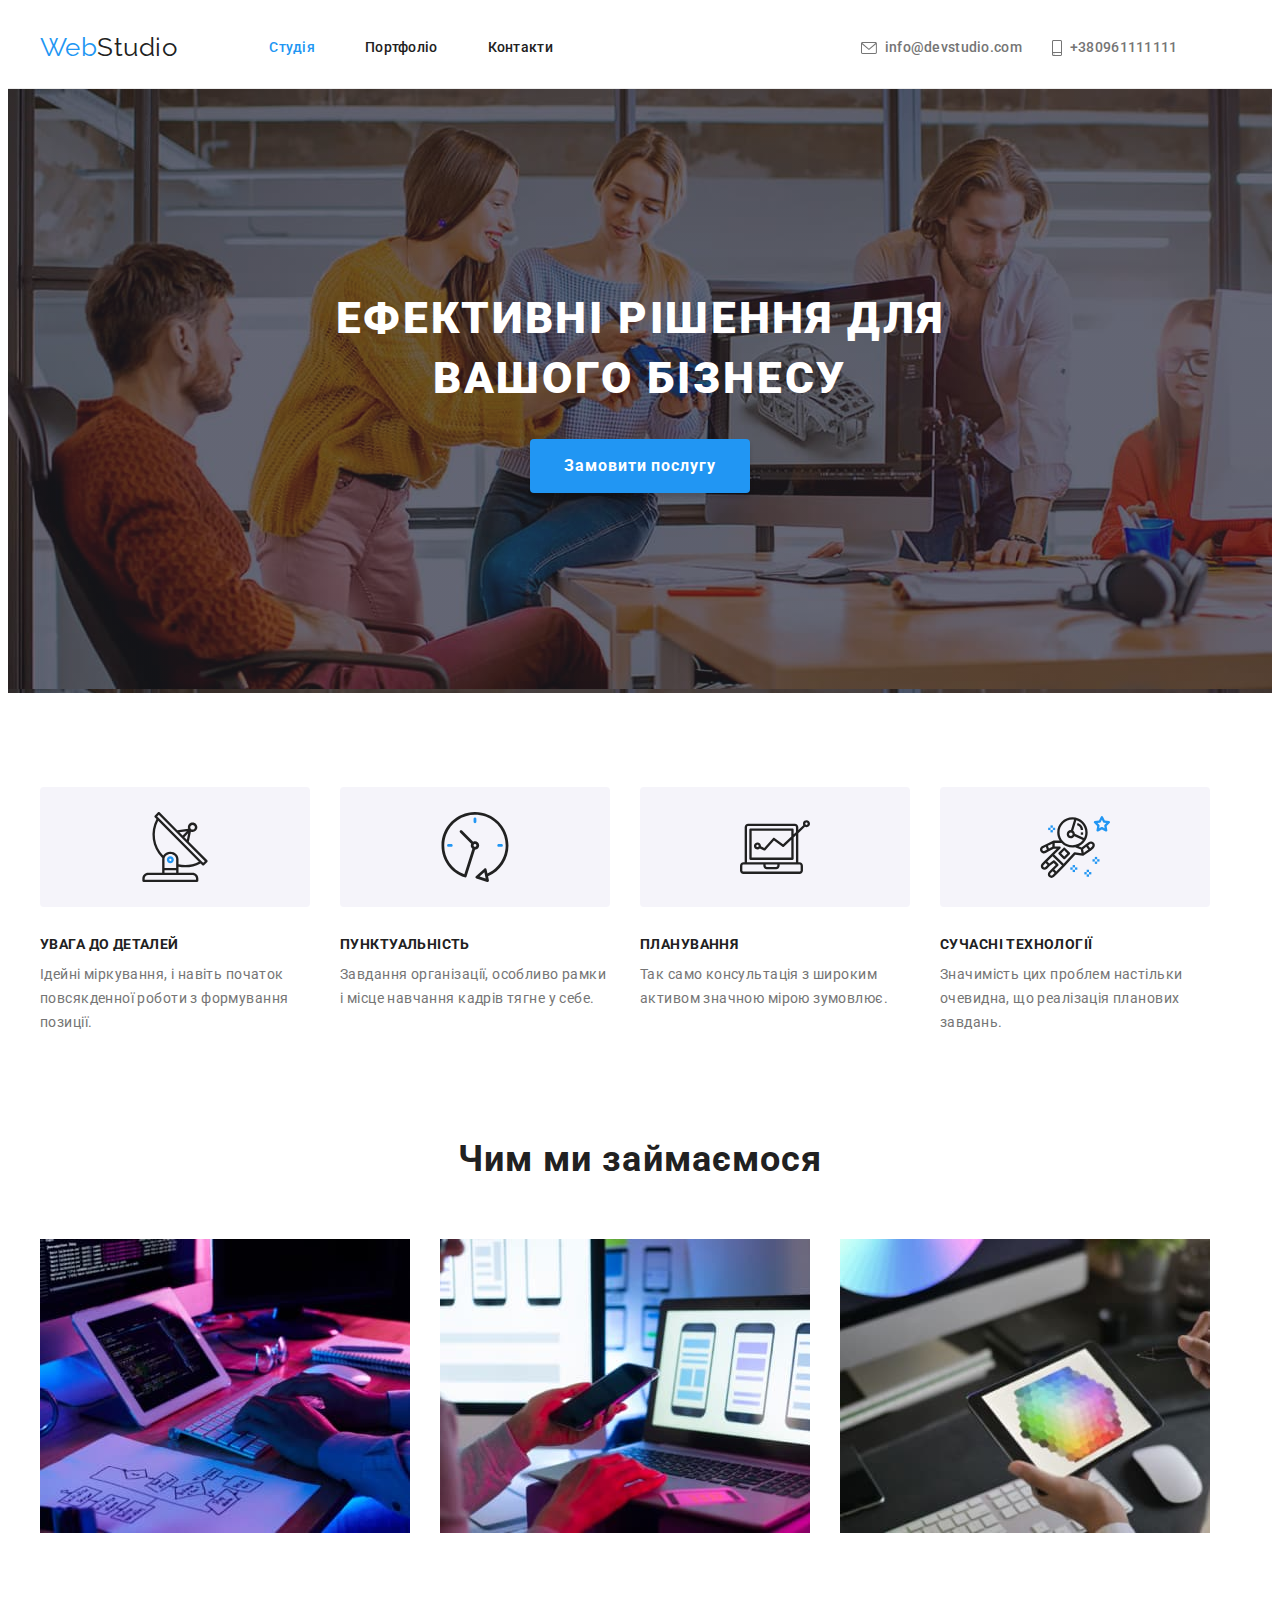
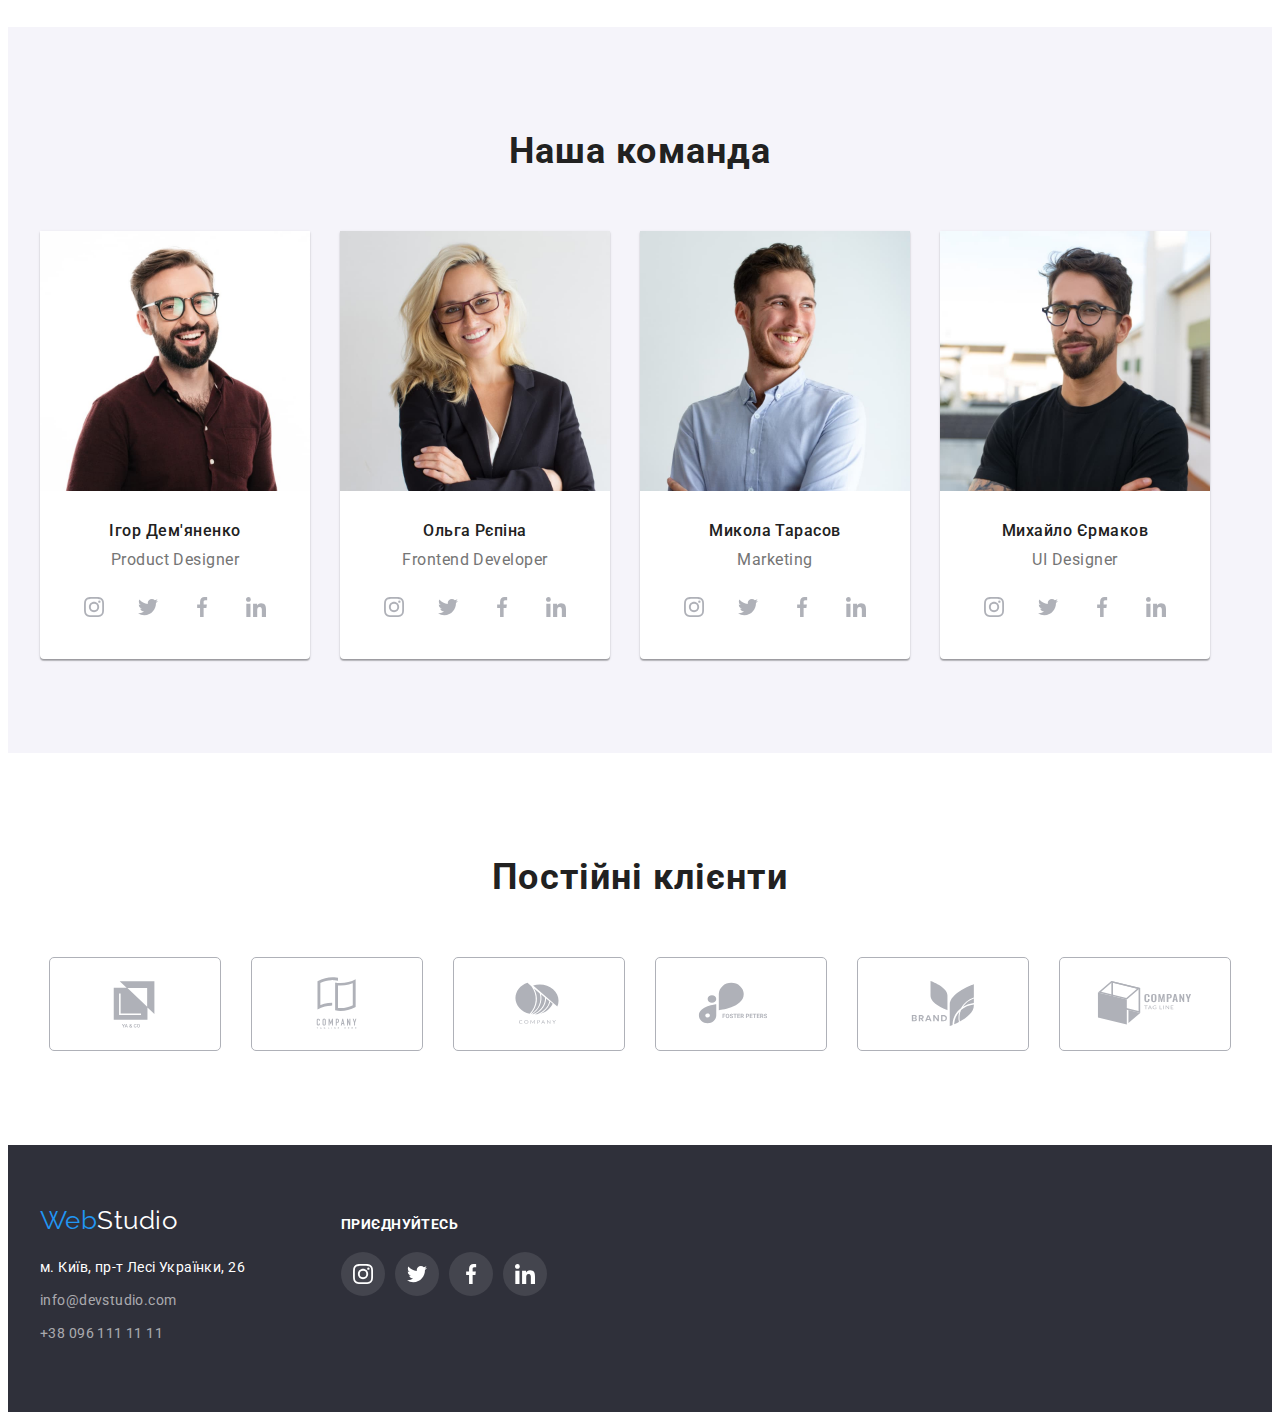
<file: index.html>
<!DOCTYPE html>
<html lang="uk">
  <head>
    <meta charset="UTF-8" />
    <meta http-equiv="X-UA-Compatible" content="IE=edge" />
    <meta name="viewport" content="width=device-width, initial-scale=1.0" />
    <title>WebStudio</title>
    <link rel="preconnect" href="https://fonts.googleapis.com" />
    <link rel="preconnect" href="https://fonts.gstatic.com" crossorigin />
    <link
      href="https://fonts.googleapis.com/css2?family=Raleway:wght@700&family=Roboto:wght@400;500;700;900&display=swap"
      rel="stylesheet"
    />
    <link
      rel="stylesheet"
      href="https://cdnjs.cloudflare.com/ajax/libs/modern-normalize/1.1.0/modern-normalize.min.css"
      integrity="sha512-wpPYUAdjBVSE4KJnH1VR1HeZfpl1ub8YT/NKx4PuQ5NmX2tKuGu6U/JRp5y+Y8XG2tV+wKQpNHVUX03MfMFn9Q=="
      crossorigin="anonymous"
      referrerpolicy="no-referrer"
    />
    <link rel="stylesheet" href="./css/style.css" />
  </head>
  <body>
    <!-- Heder -->
    <header class="heder">
      <div class="container main-nav">
        <!-- Logo -->
        <a href="./index.html" class="heder-logo link">
          <span class="heder-logo-web">Web</span>Studio
        </a>
        <!-- Site nav -->
        <nav>
          <ul class="site-nav list">
            <li class="site-item">
              <a class="site-link link current" href="./index.html">Студія</a>
            </li>
            <li class="site-item">
              <a class="site-link link" href="./portfolio.html"
                >Портфоліо</a
              >
            </li>
            <li class="site-item">
              <a class="site-link link" href="">Контакти</a>
            </li>
          </ul>
        </nav>
        <!-- Site contacts -->
        <ul class="site-contacts list">
          <li class="contacts-item">
            <a class="contacts-link link" href="mailto:info@devstudio.com">
              <svg class="contacts-icon" width="16" height="12">
                <use href="./img-svg/icons.svg#mail.svg"></use>
              </svg>
              info@devstudio.com
            </a>
          </li>
          <li class="contacts-item">
            <a class="contacts-link link" href="tel:+380961111111">
              <svg class="contacts-icon" width="10" height="16">
                <use href="./img-svg/icons.svg#phone.svg"></use>
              </svg>
              +380961111111
            </a>
          </li>
        </ul>
      </div>
    </header>
    <!-- Main -->
    <main>
      <!-- Hero -->
      <section class="hero overley">
        <div class="container list">
          <h1 class="hero-list list">Ефективні рішення для вашого бізнесу</h1>
          <button class="hero-button" type="button">Замовити послугу</button>
        </div>
      </section>
      <!-- Advantage -->
      <section class="section advantage">
        <div class="container">
          <h2 class="visually-hidden">Переваги</h2>
          <ul class="advantage-benefits list">
            <li class="advantage-list icon-antena">
              <h3 class="advantage-title">УВАГА ДО ДЕТАЛЕЙ</h3>
              <p class="advantage-text">
                Ідейні міркування, і навіть початок повсякденної роботи з
                формування позиції.
              </p>
            </li>
            <li class="advantage-list icon-clock">
              <h3 class="advantage-title">ПУНКТУАЛЬНІСТЬ</h3>
              <p class="advantage-text">
                Завдання організації, особливо рамки і місце навчання кадрів
                тягне у себе.
              </p>
            </li>
            <li class="advantage-list icon-vector">
              <h3 class="advantage-title">ПЛАНУВАННЯ</h3>
              <p class="advantage-text">
                Так само консультація з широким активом значною мірою зумовлює.
              </p>
            </li>
            <li class="advantage-list icon-astronaut">
              <h3 class="advantage-title">СУЧАСНІ ТЕХНОЛОГІЇ</h3>
              <p class="advantage-text">
                Значимість цих проблем настільки очевидна, що реалізація
                планових завдань.
              </p>
            </li>
          </ul>
        </div>
      </section>
      <!-- Work -->
      <section class="section-work">
        <div class="container">
          <h2 class="title-work">Чим ми займаємося</h2>
          <ul class="work">
            <li class="work-list list">
              <img
                class="work-img"
                src="./images/work1img.jpeg"
                alt="іновації"
                width="370"
                height="294"
              />
            </li>
            <li class="work-list list">
              <img
                class="work-img"
                src="./images/work2img.jpeg"
                alt="іновації"
                width="370"
                height="294"
              />
            </li>
            <li class="work-list list">
              <img
                class="work-img"
                src="./images/work3img.jpeg"
                alt="іновації"
                width="370"
                height="294"
              />
            </li>
          </ul>
        </div>
      </section>
      <!-- Team -->
      <section class="section-team">
        <div class="container">
          <h2 class="title-team">Наша команда</h2>
          <ul class="team-list list">
            <li class="team-list-hero">
              <img
                class="team-img"
                src="./images/IhorDemjanenkoimg.jpeg"
                alt="Ігор Дем'яненко"
                width="270"
                height="260"
              />
              <div class="team-item">
                <h3 class="team-hero">Ігор Дем'яненко</h3>
                <p class="team-text">Product Designer</p>
                <ul class="team-soc-list list">
                  <li class="team-soc-item">
                    <a href="" class="team-soc-link link">
                      <svg class="team-soc-icon" width="20" height="20">
                        <use
                          href="./img-svg/icons.svg#icon-instagram.svg"
                        ></use>
                      </svg>
                    </a>
                  </li>
                  <li class="team-soc-item">
                    <a href="" class="team-soc-link list">
                      <svg class="team-soc-icon" width="20" height="20">
                        <use href="./img-svg/icons.svg#icon-twitter.svg"></use>
                      </svg>
                    </a>
                  </li>
                  <li class="team-soc-item">
                    <a href="" class="team-soc-link list">
                      <svg class="team-soc-icon" width="20" height="20">
                        <use href="./img-svg/icons.svg#icon-facebook.svg"></use>
                      </svg>
                    </a>
                  </li>
                  <li class="team-soc-item">
                    <a href="" class="team-soc-link list">
                      <svg class="team-soc-icon" width="20" height="20">
                        <use href="./img-svg/icons.svg#icon-linkedin.svg"></use>
                      </svg>
                    </a>
                  </li>
                </ul>
              </div>
            </li>
            <li class="team-list-hero">
              <img
                class="team-img"
                src="./images/OlgaRepinaimg.jpeg"
                alt="Ольга Рєпіна"
                width="270"
                height="260"
              />
              <div class="team-item">
                <h3 class="team-hero">Ольга Рєпіна</h3>
                <p class="team-text">Frontend Developer</p>
                <ul class="team-soc-list list">
                  <li class="team-soc-item">
                    <a href="" class="team-soc-link list">
                      <svg class="team-soc-icon" width="20" height="20">
                        <use
                          href="./img-svg/icons.svg#icon-instagram.svg"
                        ></use>
                      </svg>
                    </a>
                  </li>
                  <li class="team-soc-item">
                    <a href="" class="team-soc-link list">
                      <svg class="team-soc-icon" width="20" height="20">
                        <use href="./img-svg/icons.svg#icon-twitter.svg"></use>
                      </svg>
                    </a>
                  </li>
                  <li class="team-soc-item">
                    <a href="" class="team-soc-link list">
                      <svg class="team-soc-icon" width="20" height="20">
                        <use href="./img-svg/icons.svg#icon-facebook.svg"></use>
                      </svg>
                    </a>
                  </li>
                  <li class="team-soc-item">
                    <a href="" class="team-soc-link list">
                      <svg class="team-soc-icon" width="20" height="20">
                        <use href="./img-svg/icons.svg#icon-linkedin.svg"></use>
                      </svg>
                    </a>
                  </li>
                </ul>
              </div>
            </li>
            <li class="team-list-hero">
              <img
                class="team-img"
                src="./images/MikolaTarasovimg.jpeg"
                alt="Микола Тарасов"
                width="270"
                height="260"
              />
              <div class="team-item">
                <h3 class="team-hero">Микола Тарасов</h3>
                <p class="team-text">Marketing</p>
                <ul class="team-soc-list list">
                  <li class="team-soc-item">
                    <a href="" class="team-soc-link list">
                      <svg class="team-soc-icon" width="20" height="20">
                        <use
                          href="./img-svg/icons.svg#icon-instagram.svg"
                        ></use>
                      </svg>
                    </a>
                  </li>
                  <li class="team-soc-item">
                    <a href="" class="team-soc-link list">
                      <svg class="team-soc-icon" width="20" height="20">
                        <use href="./img-svg/icons.svg#icon-twitter.svg"></use>
                      </svg>
                    </a>
                  </li>
                  <li class="team-soc-item">
                    <a href="" class="team-soc-link list">
                      <svg class="team-soc-icon" width="20" height="20">
                        <use href="./img-svg/icons.svg#icon-facebook.svg"></use>
                      </svg>
                    </a>
                  </li>
                  <li class="team-soc-item">
                    <a href="" class="team-soc-link list">
                      <svg class="team-soc-icon" width="20" height="20">
                        <use href="./img-svg/icons.svg#icon-linkedin.svg"></use>
                      </svg>
                    </a>
                  </li>
                </ul>
              </div>
            </li>
            <li class="team-list-hero">
              <img
                class="team-img"
                src="./images/MihailoErmakovimg.jpeg"
                alt="Михайло Єрмаков"
                width="270"
                height="260"
              />
              <div class="team-item">
                <h3 class="team-hero">Михайло Єрмаков</h3>
                <p class="team-text">UI Designer</p>
                <ul class="team-soc-list list">
                  <li class="team-soc-item">
                    <a href="" class="team-soc-link list">
                      <svg class="team-soc-icon" width="20" height="20">
                        <use
                          href="./img-svg/icons.svg#icon-instagram.svg"
                        ></use>
                      </svg>
                    </a>
                  </li>
                  <li class="team-soc-item">
                    <a href="" class="team-soc-link list">
                      <svg class="team-soc-icon" width="20" height="20">
                        <use href="./img-svg/icons.svg#icon-twitter.svg"></use>
                      </svg>
                    </a>
                  </li>
                  <li class="team-soc-item">
                    <a href="" class="team-soc-link list">
                      <svg class="team-soc-icon" width="20" height="20">
                        <use href="./img-svg/icons.svg#icon-facebook.svg"></use>
                      </svg>
                    </a>
                  </li>
                  <li class="team-soc-item">
                    <a href="" class="team-soc-link list">
                      <svg class="team-soc-icon" width="20" height="20">
                        <use href="./img-svg/icons.svg#icon-linkedin.svg"></use>
                      </svg>
                    </a>
                  </li>
                </ul>
              </div>
            </li>
          </ul>
        </div>
      </section>
      <!-- Company -->
      <section class="section-company">
        <div class="container">
          <h2 class="company-title">Постійні клієнти</h2>
          <ul class="company-list list">
            <li class="company-item">
              <a href="" class="company-link">
                <svg class="company-icon" width="106" height="60">
                  <use href="./img-svg/icons.svg#company1.svg"></use>
                </svg>
              </a>
            </li>
            <li class="company-item">
              <a href="" class="company-link">
                <svg class="company-icon" width="106" height="60">
                  <use href="./img-svg/icons.svg#company2.svg"></use>
                </svg>
              </a>
            </li>
            <li class="company-item">
              <a href="" class="company-link">
                <svg class="company-icon" width="106" height="60">
                  <use href="./img-svg/icons.svg#company3.svg"></use>
                </svg>
              </a>
            </li>
            <li class="company-item">
              <a href="" class="company-link">
                <svg class="company-icon" width="106" height="60">
                  <use href="./img-svg/icons.svg#company4.svg"></use>
                </svg>
              </a>
            </li>
            <li class="company-item">
              <a href="" class="company-link">
                <svg class="company-icon" width="106" height="60">
                  <use href="./img-svg/icons.svg#company5.svg"></use>
                </svg>
              </a>
            </li>
            <li class="company-item">
              <a href="" class="company-link">
                <svg class="company-icon" width="106" height="60">
                  <use href="./img-svg/icons.svg#company6.svg"></use>
                </svg>
              </a>
            </li>
          </ul>
        </div>
      </section>
    </main>
    <!-- Footer -->
    <footer class="footer">
      <div class="footer-container">
        <div class="contact-blok">
          <div class="address-blok">
            <a href="./index.html" class="footer-logo link">
              <span class="footer-logo-web">Web</span>Studio
            </a>
            <address class="address">
              <ul class="footer-list list">
                <li class="footer-item">
                  <a
                    class="footer-address link"
                    href="https://goo.gl/maps/XTzX59LygXazEwyC6"
                    target="_blank"
                    rel="noopener noreferrer nofollow"
                    >м. Київ, пр-т Лесі Українки, 26
                  </a>
                </li>
                <li class="footer-item">
                  <a class="footer-link link" href="mailto:info@devstudio.com"
                    >info@devstudio.com
                  </a>
                </li>
                <li class="footer-item">
                  <a class="footer-link link" href="tel:+380961111111"
                    >+38 096 111 11 11
                  </a>
                </li>
              </ul>
            </address>
          </div>
          <div class="soc-blok">
            <p class="soc-footer-title">Приєднуйтесь</p>
            <ul class="soc-footer-list">
              <li class="soc-footer-item">
                <a href="" class="soc-footer-link list">
                  <svg class="soc-footer-icon" width="20" height="20">
                    <use href="./img-svg/icons.svg#icon-instagram.svg"></use>
                  </svg>
                </a>
              </li>
              <li class="soc-footer-item">
                <a href="" class="soc-footer-link list">
                  <svg class="soc-footer-icon" width="20" height="20">
                    <use href="./img-svg/icons.svg#icon-twitter.svg"></use>
                  </svg>
                </a>
              </li>
              <li class="soc-footer-item">
                <a href="" class="soc-footer-link list">
                  <svg class="soc-footer-icon" width="20" height="20">
                    <use href="./img-svg/icons.svg#icon-facebook.svg"></use>
                  </svg>
                </a>
              </li>
              <li class="soc-footer-item">
                <a href="" class="soc-footer-link list">
                  <svg class="soc-footer-icon" width="20" height="20">
                    <use href="./img-svg/icons.svg#icon-linkedin.svg"></use>
                  </svg>
                </a>
              </li>
            </ul>
          </div>
        </div>
      </div>
    </footer>
  </body>
</html>
</file>
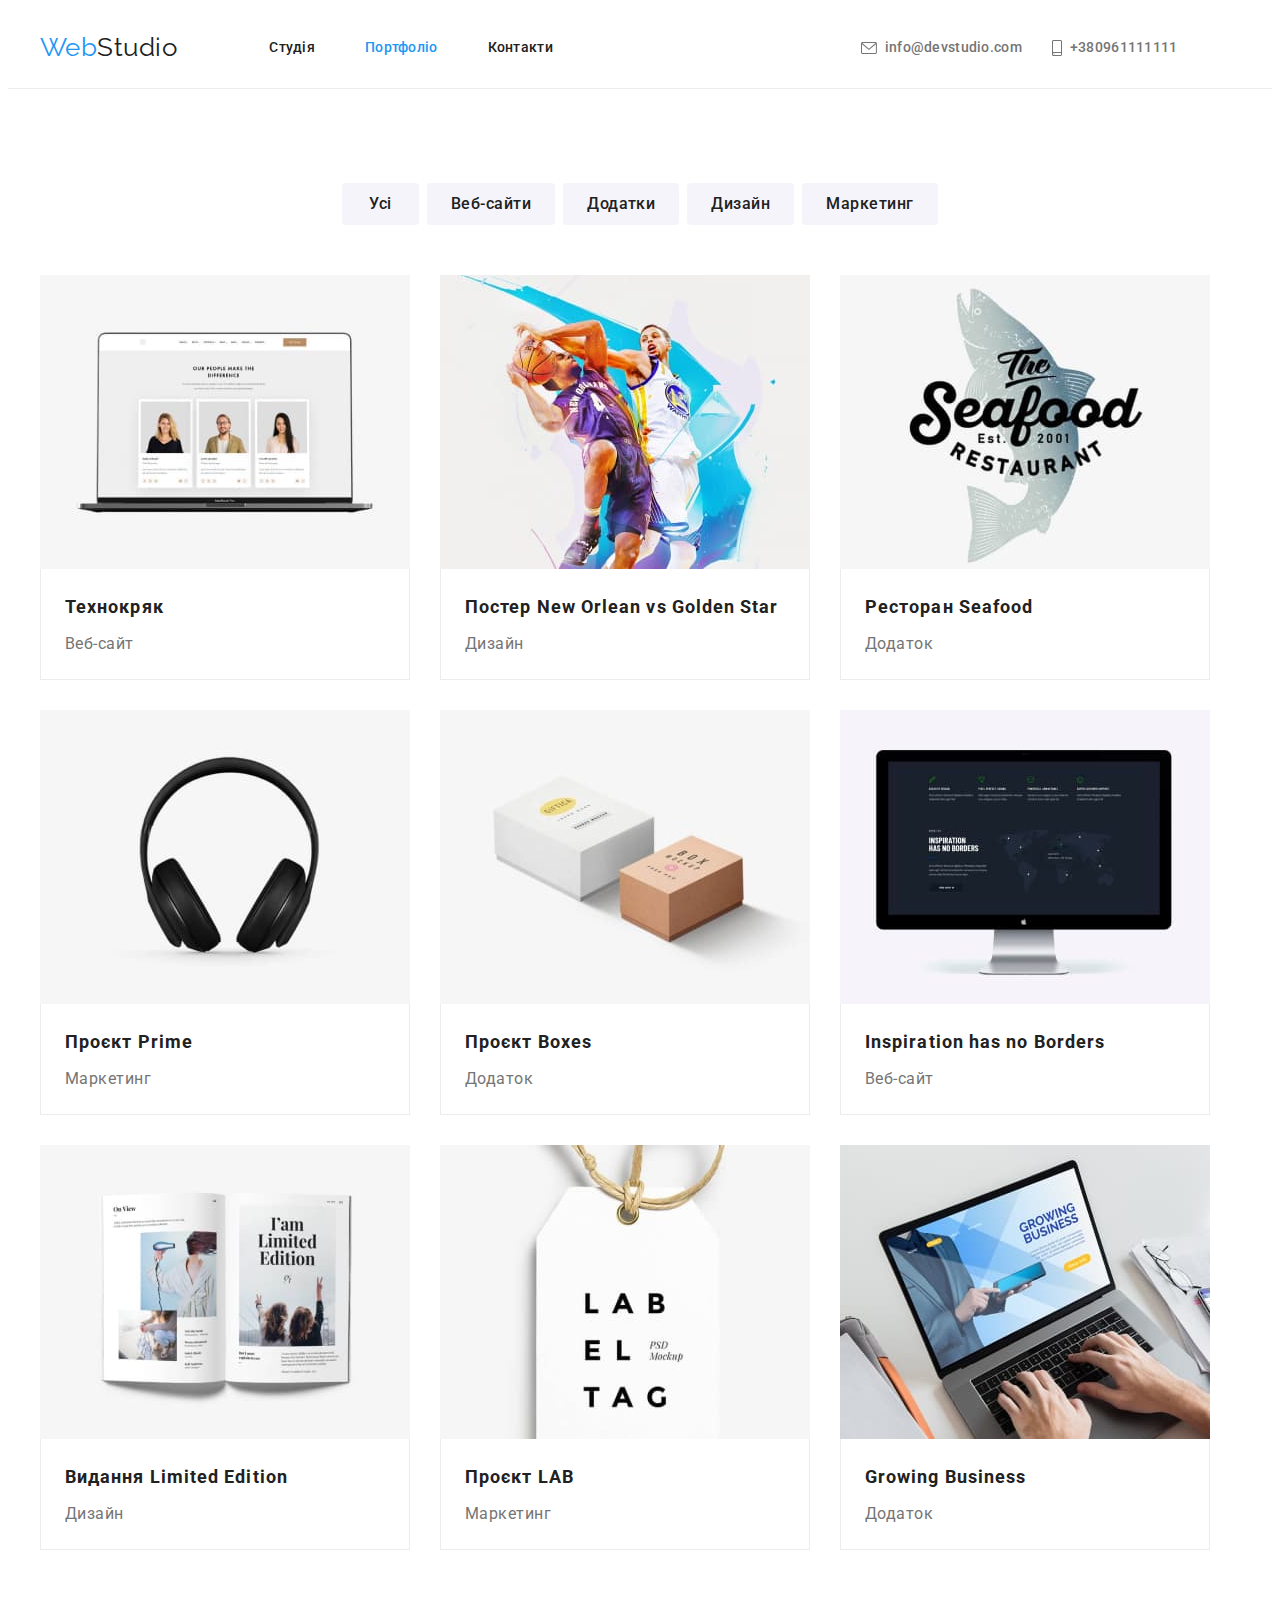
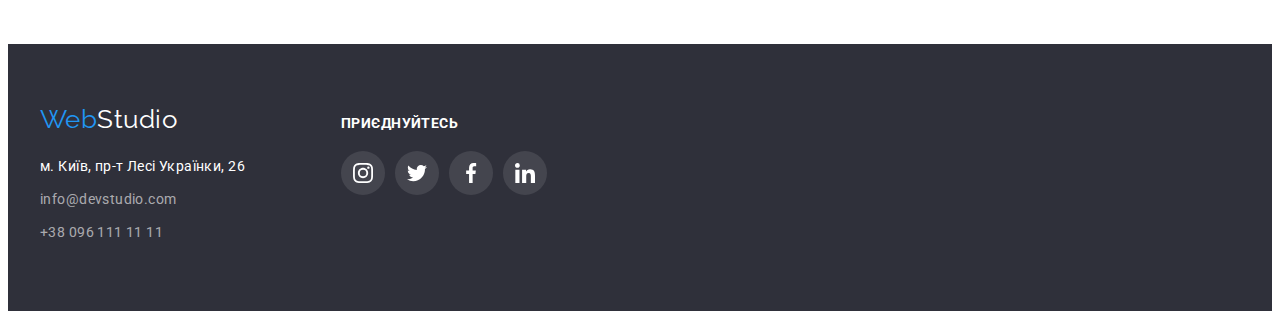
<file: portfolio.html>
<!DOCTYPE html>
<html lang="uk">
  <head>
    <meta charset="UTF-8" />
    <meta http-equiv="X-UA-Compatible" content="IE=edge" />
    <meta name="viewport" content="width=device-width, initial-scale=1.0" />
    <title>WebStudio</title>
    <link rel="preconnect" href="https://fonts.googleapis.com" />
    <link rel="preconnect" href="https://fonts.gstatic.com" crossorigin />
    <link
      href="https://fonts.googleapis.com/css2?family=Raleway:wght@700&family=Roboto:wght@400;500;700;900&display=swap"
      rel="stylesheet"
    />
    <link
      rel="stylesheet"
      href="https://cdnjs.cloudflare.com/ajax/libs/modern-normalize/1.1.0/modern-normalize.min.css"
      integrity="sha512-wpPYUAdjBVSE4KJnH1VR1HeZfpl1ub8YT/NKx4PuQ5NmX2tKuGu6U/JRp5y+Y8XG2tV+wKQpNHVUX03MfMFn9Q=="
      crossorigin="anonymous"
      referrerpolicy="no-referrer"
    />
    <link rel="stylesheet" href="./css/style.css" />
  </head>
  <body>
    <!-- Heder -->
    <header class="heder">
      <div class="container main-nav">
        <!-- Logo -->
        <a href="./index.html" class="heder-logo link">
          <span class="heder-logo-web">Web</span>Studio
        </a>
        <!-- Site nav -->
        <nav>
          <ul class="site-nav list">
            <li class="site-item">
              <a class="site-link link" href="./index.html">Студія</a>
            </li>
            <li class="site-item">
              <a class="site-link link current" href="./portfolio.html"
                >Портфоліо</a
              >
            </li>
            <li class="site-item">
              <a class="site-link link" href="">Контакти</a>
            </li>
          </ul>
        </nav>
        <!-- Site contacts -->
        <ul class="site-contacts list">
          <li class="contacts-item">
            <a class="contacts-link link" href="mailto:info@devstudio.com">
              <svg class="contacts-icon" width="16" height="12">
                <use href="./img-svg/icons.svg#mail.svg"></use>
              </svg>
              info@devstudio.com
            </a>
          </li>
          <li class="contacts-item">
            <a class="contacts-link link" href="tel:+380961111111">
              <svg class="contacts-icon" width="10" height="16">
                <use href="./img-svg/icons.svg#phone.svg"></use>
              </svg>
              +380961111111
            </a>
          </li>
        </ul>
      </div>
    </header>
    <!-- Main -->
    <main>
      <section class="gallery">
        <div class="container">
          <h1 class="visually-hidden">Наші роботи</h1>
          <ul class="filter list">
            <!-- Button -->
            <li class="filter-button">
              <button class="portfolio-button everyone" type="button">
                Усі
              </button>
            </li>
            <li class="filter-button">
              <button class="portfolio-button" type="button">Веб-сайти</button>
            </li>
            <li class="filter-button">
              <button class="portfolio-button" type="button">Додатки</button>
            </li>
            <li class="filter-button">
              <button class="portfolio-button" type="button">Дизайн</button>
            </li>
            <li class="filter-button">
              <button class="portfolio-button" type="button">Маркетинг</button>
            </li>
          </ul>
          <!-- Gallery -->
          <ul class="work-gallery list">
            <li class="work-gallery-item">
              <a class="work-gallery-link link" href="">
                <div class="galery-list">
                  <img
                    class="work-gallery-img"
                    src="./images/технокряк_img.jpeg"
                    alt="Технокряк"
                  />
                  <div class="gallery-item">
                    <h2 class="work-gallery-title">Технокряк</h2>
                    <p class="work-gallery-text">Веб-сайт</p>
                  </div>
                </div>
              </a>
            </li>
            <li class="work-gallery-item">
              <a class="work-gallery-link link" href="">
                <div class="galery-list">
                  <img
                    class="work-gallery-img"
                    src="./images/постер_img.jpeg"
                    alt="Постер New Orlean vs Golden Star"
                  />
                  <div class="gallery-item">
                    <h2 class="work-gallery-title">
                      Постер New Orlean vs Golden Star
                    </h2>
                    <p class="work-gallery-text">Дизайн</p>
                  </div>
                </div>
              </a>
            </li>
            <li class="work-gallery-item">
              <a class="work-gallery-link link" href="">
                <div class="galery-list">
                  <img
                    class="work-gallery-img"
                    src="./images/ресторан_img.jpeg"
                    alt="Ресторан Seafood"
                  />
                  <div class="gallery-item">
                    <h2 class="work-gallery-title">Ресторан Seafood</h2>
                    <p class="work-gallery-text">Додаток</p>
                  </div>
                </div>
              </a>
            </li>
            <li class="work-gallery-item">
              <a class="work-gallery-link link" href="">
                <div class="galery-list">
                  <img
                    class="work-gallery-img"
                    src="./images/prime_img.jpeg"
                    alt="Проєкт Prime"
                  />
                  <div class="gallery-item">
                    <h2 class="work-gallery-title">Проєкт Prime</h2>
                    <p class="work-gallery-text">Маркетинг</p>
                  </div>
                </div>
              </a>
            </li>
            <li class="work-gallery-item">
              <a class="work-gallery-link link" href="">
                <div class="galery-list">
                  <img
                    class="work-gallery-img"
                    src="./images/проект_boxes_img.jpeg"
                    alt="Проєкт Boxes"
                  />
                  <div class="gallery-item">
                    <h2 class="work-gallery-title">Проєкт Boxes</h2>
                    <p class="work-gallery-text">Додаток</p>
                  </div>
                </div>
              </a>
            </li>
            <li class="work-gallery-item">
              <a class="work-gallery-link link" href="">
                <div class="galery-list">
                  <img
                    class="work-gallery-img"
                    src="./images/inspiration_img.jpeg"
                    alt="Inspiration has no Borders"
                  />
                  <div class="gallery-item">
                    <h2 class="work-gallery-title">
                      Inspiration has no Borders
                    </h2>
                    <p class="work-gallery-text">Веб-сайт</p>
                  </div>
                </div>
              </a>
            </li>
            <li class="work-gallery-item">
              <a class="work-gallery-link link" href="">
                <div class="galery-list">
                  <img
                    class="work-gallery-img"
                    src="./images/видання_img.jpeg"
                    alt="Видання Limited Edition"
                  />
                  <div class="gallery-item">
                    <h2 class="work-gallery-title">Видання Limited Edition</h2>
                    <p class="work-gallery-text">Дизайн</p>
                  </div>
                </div>
              </a>
            </li>
            <li class="work-gallery-item">
              <a class="work-gallery-link link" href="">
                <div class="galery-list">
                  <img
                    class="work-gallery-img"
                    src="./images/lab_img.jpeg"
                    alt="Проєкт LAB"
                  />
                  <div class="gallery-item">
                    <h2 class="work-gallery-title">Проєкт LAB</h2>
                    <p class="work-gallery-text">Маркетинг</p>
                  </div>
                </div>
              </a>
            </li>
            <li class="work-gallery-item">
              <a class="work-gallery-link link" href="">
                <div class="galery-list">
                  <img
                    class="work-gallery-img"
                    src="./images/growing_img.jpeg"
                    alt="Growing Business"
                  />
                  <div class="gallery-item">
                    <h2 class="work-gallery-title">Growing Business</h2>
                    <p class="work-gallery-text">Додаток</p>
                  </div>
                </div>
              </a>
            </li>
          </ul>
        </div>
      </section>
    </main>
    <!-- Footer -->
    <footer class="footer">
      <div class="footer-container">
        <div class="contact-blok">
          <div class="address-blok">
            <a href="./index.html" class="footer-logo link">
              <span class="footer-logo-web">Web</span>Studio
            </a>
            <address class="address">
              <ul class="footer-list list">
                <li class="footer-item">
                  <a
                    class="footer-address link"
                    href="https://goo.gl/maps/XTzX59LygXazEwyC6"
                    target="_blank"
                    rel="noopener noreferrer nofollow"
                    >м. Київ, пр-т Лесі Українки, 26
                  </a>
                </li>
                <li class="footer-item">
                  <a class="footer-link link" href="mailto:info@devstudio.com"
                    >info@devstudio.com
                  </a>
                </li>
                <li class="footer-item">
                  <a class="footer-link link" href="tel:+380961111111"
                    >+38 096 111 11 11
                  </a>
                </li>
              </ul>
            </address>
          </div>
          <div class="soc-blok">
            <p class="soc-footer-title">Приєднуйтесь</p>
            <ul class="soc-footer-list">
              <li class="soc-footer-item">
                <a href="" class="soc-footer-link list">
                  <svg class="soc-footer-icon" width="20" height="20">
                    <use href="./img-svg/icons.svg#icon-instagram.svg"></use>
                  </svg>
                </a>
              </li>
              <li class="soc-footer-item">
                <a href="" class="soc-footer-link list">
                  <svg class="soc-footer-icon" width="20" height="20">
                    <use href="./img-svg/icons.svg#icon-twitter.svg"></use>
                  </svg>
                </a>
              </li>
              <li class="soc-footer-item">
                <a href="" class="soc-footer-link list">
                  <svg class="soc-footer-icon" width="20" height="20">
                    <use href="./img-svg/icons.svg#icon-facebook.svg"></use>
                  </svg>
                </a>
              </li>
              <li class="soc-footer-item">
                <a href="" class="soc-footer-link list">
                  <svg class="soc-footer-icon" width="20" height="20">
                    <use href="./img-svg/icons.svg#icon-linkedin.svg"></use>
                  </svg>
                </a>
              </li>
            </ul>
          </div>
        </div>
      </div>
    </footer>
  </body>
</html>
</file>
<file: css/style.css>
/* колір основного тексту #212121 */

/* вторинний колір тексту #757575 */

/* білий колір #FFFFFF */

/* акцент #2196F3 */

/* основний колір фона #2F303A */

/* вторинний колір фона #F5F4FA */

/* колір блоку герой #2F303A */

:root {
   --primary-text-color: #212121;
   --title-text-color: #757575;
   --accent-color: #2196f3;
   --white-color: #ffffff;
   --team-color: #f5f4fa;
   --secondary-background-color: #2f303a;
   --footer-text-color: rgba(255, 255, 255, 0.6);
   --button-color: #188ce8;
   --portfolio-bgr-color: #f5f5f5;
   --border-color: #AFB1B8;
   --background-color-hero: #C4C4C4;
 }
 
 body {
   background-color: var(--white-color);
   color: var(--primary-text-color);
 
   font-family: "Roboto", sans-serif;
   letter-spacing: 0.03em;
 }
 img {
   max-width: 100%;
   display: block;
 }

 h1,
 h2,
 h3,
 h4,
 p, 
 a {
   margin: 0px;
   padding: 0px;
   text-decoration: none;
 }

 .list {
   list-style: none;
   padding: 0;
   margin: 0;
 }
 
 .link {
   text-decoration: none;
 }

 .visually-hidden {
   position: absolute;
   white-space: nowrap;
   width: 1px;
   height: 1px;
   overflow: hidden;
   border: 0;
   padding: 0;
   clip: rect(0 0 0 0);
   clip-path: inset(50%);
   margin: -1px;
 }
 
 /* Heder */

.heder {
   border-bottom: 1px solid #ECECEC;
}

 .main-nav {
   display: flex;
   align-items: center;
 }

 .container {
   margin-left: auto;
   margin-right: auto;
   padding-left: 15px;
   padding-right: 15px;
   width: 1200px;
 }

 /* Logo */
 .heder-logo {
   display: block;
   padding-top: 24px;
   padding-bottom: 25px;
   margin-right: 92px;

   color: var(--primary-text-color);
   font-family: "Raleway", sans-serif;
   font-size: 26px;
   line-height: 1.19;
   
 }
 
 .heder-logo-web {
   color: var(--accent-color);
 }
 
 /* Site nav */
 .site-nav {
   display: flex;
 }

 .site-nav .site-item + .site-item {
   margin-left: 50px;
   display: block;
  
 } 

 .site-nav .site-item:last-child {
   margin-right: 0;

 }
   
 .site-nav .site-link {
   display: block;
   color: var(--primary-text-color);
   font-weight: 500;
   font-size: 14px;
   line-height: 1.14;
   letter-spacing: 0.02em;
   padding-top: 32px;
   padding-bottom: 32px;
 }
 
 .site-nav .site-link:hover,
 .site-nav .site-link:focus {
   color: var(--accent-color);
 }
 
 .site-nav .link.current {
   color: var(--accent-color);
 }
 
 /* Site contacts */
 .site-contacts {
   margin-left: 308px;
   display: flex;
   align-items: center;
   gap: 30px;
   
}

.contacts-link {
   font-weight: 500;
   line-height: 1.14px;
   font-size: 14px;
   letter-spacing: .02em;
   color: var(--title-text-color);
   display: flex;
   align-items: center;
   padding-top: 32px;
   padding-bottom: 32px;
}

.contacts-icon {
   margin-right: 8px;
   fill: var(--title-text-color);
    
}

.contacts-link:hover, 
.contacts-link:focus {
   color: var(--accent-color);
}

.contacts-link:hover .contacts-icon,
.contacts-link:focus .contacts-icon {
   fill: var(--accent-color);
}
 /* Hero */
 
 .hero {
   background-color: var(--background-color-hero);
   text-align: center;
   padding-top: 200px;
   padding-bottom: 200px;
 }

 .overley {
   max-width: 1600px;
   margin-left: auto;
   margin-right: auto;
   background-image: linear-gradient( 
      to right, 
      rgba(47, 48, 58, 0.4), 
      rgba(47, 48, 58, 0.4)),
   url(../images/hero.img.jpeg);
 }

 .container .list {
   text-align: center;
 }
 
 .hero-list {
   color: var(--white-color);
   font-weight: 900;
   font-size: 44px;
   line-height: 1.36;
   text-align: center;
   letter-spacing: 0.06em;
   text-transform: uppercase;
   margin-top: 0;
   margin-right: auto;
  margin-left: auto;
   margin-bottom: 30px;
   max-width: 696px;
}
 
 .hero-button {
   background-color: var(--accent-color);
   color: var(--white-color);
   box-shadow: 0px 4px 4px rgba(0, 0, 0, 0.15);
   font-family: inherit;
   font-weight: 700;
   font-size: 16px;
   line-height: 1.88;
   
   letter-spacing: 0.06em;
   border-radius: 4px;
   cursor: pointer;
   text-transform: initial;
   padding: 10px 32px;
   min-width: 216px;
border-color: transparent;
}
 
 .hero-button:hover,
 .hero-button:focus {
   background-color: var(--button-color);
 }
 
 /* Advantage */
 
 .advantage {
   padding-top: 94px;
   padding-bottom: 94px;
}

  .visually-hidden {
   position: absolute;
   white-space: nowrap;
   width: 1px;
   height: 1px;
   overflow: hidden;
   border: 0;
   padding: 0;
   clip: rect(0 0 0 0);
   clip-path: inset(50%);
   margin: 0;
 }
 .advantage-list {
   flex-basis: 270px;
   text-align: left;
 }

 .advantage-list::before {
   display: block;
   content: "";
   height: 120px;
   margin-bottom: 30px;
   border-radius: 4px;
   background-color: #F5F4FA;
   background-size: 70px;
   background-repeat: no-repeat;
   background-position: center;
   
 }

 .icon-antena::before {
   background-image: url(../images/antenna\ .svg);
   
 }

 .icon-clock::before {
   background-image: url(../images/clock\ .svg);
 }

 .icon-vector::before {
   background-image: url(../images/Vector.svg);
 }

 .icon-astronaut::before {
   background-image: url(../images/astronaut\ .svg);
 } 
 .advantage-benefits {
   display: flex;
 }

 .advantage-benefits  .advantage-list + .advantage-list {
   margin-left: 30px;
 }
 
 .advantage-title {
   color: var(--primary-text-color);
   font-weight: 700;
   font-size: 14px;
   line-height: 1.14;
   letter-spacing: 0.03em;
   text-transform: uppercase;
   margin-top: 0;
   margin-bottom: 10px;
 }

 .advantage-text {
   color: var(--title-text-color);
   font-size: 14px;
   line-height: 1.71;
   letter-spacing: 0.03em;
   margin-top: 0;
   margin-bottom: 0;
   
 }
 
 /* Work */
 
 .section-work {
padding-bottom: 94px;
 }

 .title-work {
   color: var(--primary-text-color);
   font-weight: 700;
   font-size: 36px;
   line-height: 1.67;
   text-align: center;
   letter-spacing: 0.03em;
   margin-top: 0;
   margin-bottom: 50px;
 
   
 }

 .work {
   margin-top: 0;
   margin-bottom: 0;
   padding-left: 0;
   display: flex;
   flex-wrap: wrap;
 }
 
 .work-list {
   margin-right: 30px;
 }

 .work-list:nth-child(3n) {
   margin-right: 0;
 }

 .work-img {
   width: 370px;
   height: 294px; 
 }
 
 /* Team */

 .section-team {
   background-color: var(--team-color);
   padding-top: 94px;
   padding-bottom: 94px;
 }

 .title-team {
   color: var(--primary-text-color);
   font-weight: 700;
   font-size: 36px;
   line-height: 1.67;
   text-align: center;
   letter-spacing: 0.03em;
   margin-top: 0px;
   margin-bottom: 50px;
 }
 
 .team-list {
   margin-top: 0;
   margin-bottom: 0;
   display: flex;
   flex-wrap: wrap;
 }
 
 .team-list-hero {
   background-color: var(--white-color);
   box-shadow: 0px 1px 3px rgba(0, 0, 0, 0.12), 0px 1px 1px rgba(0, 0, 0, 0.14), 0px 2px 1px rgba(0, 0, 0, 0.2);
border-radius: 0px 0px 4px 4px;
 }

 .team-list-hero:not(:last-child) {
   margin-right: 30px;
 }

 .team-item {
   padding-top: 30px;
   padding-bottom: 30px;
 }
   
 .team-hero {
   color: var(--primary-text-color);
   font-weight: 500;
   font-size: 16px;
   line-height: 1.19;
   letter-spacing: 0.03em;
   margin-top: 0px;
   margin-bottom: 10px;
   text-align: center;
 }

 .team-text {
   color: var(--title-text-color);
   font-size: 16px;
   line-height: 1.19;
   margin-top: 0;
   margin-bottom: 0;
   text-align: center;
 }

 .team-soc-list {
   display: flex;
   justify-content: center;
   gap: 10px;

}

.team-soc-link {
   width: 44px;
   height: 44px;
   margin-top: 16px;
    display: flex;
    justify-content: center;
    align-items: center;
    border-radius: 50%;

}
 .team-soc-link:hover,
 .team-soc-link:focus {
  background-color: var(--accent-color);
 }

 .team-soc-link:hover .team-soc-icon,
 .team-soc-link:focus .team-soc-icon{
   fill: white;
 }
 
.team-soc-icon {
   fill: #AFB1B8;
}

.team-soc-icon:hover,
.team-soc-icon:focus {
   color: var(--white-color);
} 

 /* Company */

 .section-company {
   padding-top: 94px;
   padding-bottom: 94px;
 }

 .company-title {
   color: var(--primary-text-color);
   font-weight: 700;
   font-size: 36px;
   line-height: 1.67;
   text-align: center;
   letter-spacing: 0.03em;
   margin-top: 0px;
   margin-bottom: 50px;
   
 }

 .company-list {
   display: flex;
   justify-content: center;
   gap: 30px;
}

.company-item {
  
}

.company-link {
   width: 106px;
   height: 60px;

    display: inline-flex;
    justify-content: center;
    align-items: center;
    width: 170px;
    height: 92px;
    border: 1px solid var(--border-color);
    border-radius: 5px;
}
.company-icon {
   fill: #AFB1B8;
}
.company-link:hover,
.company-link:focus {
   border-color: var(--accent-color);
 
 
}

.company-link:hover .company-icon,
.company-link:focus .company-icon{
  fill: var(--accent-color);
  
  
}

 /* Footer */
 
 .footer {
   background-color: var(--secondary-background-color);
   padding-top: 60px;
   padding-bottom: 60px;
   
}

.footer-container {
   margin-left: auto;
   margin-right: auto;
   padding-left: 15px;
   padding-right: 15px;
   width: 1200px;
   gap: 70px;  
   
}

.contact-blok {
   gap: 70px;
   display: flex;
   margin: 0;
   padding: 0;
   align-items: baseline;
}

.address-blok {
   flex-direction: column;
   width: 231px;
   height: 136px;
   margin: 0;
   padding: 0;
}

/* Studio Footer */

.footer-logo {
   color: var(--white-color);
   font-family: "Raleway", sans-serif;
   font-size: 26px;
   line-height: 1.19;
   display: inline-block;
   padding-top: 0;
   padding-bottom: 0;
   margin-bottom: 20px;
 }

.footer-logo-web {
   color: var(--accent-color);
   font-family: "Raleway", sans-serif;
   font-size: 26px;
   line-height: 1.19;
 }

 .studio:hover,
 .studio:focus {
   color: var(--accent-color);
 }


 .address {
   width: 231px;
   margin: 0;
   padding: 0;
   display: block;
 }

 .footer-address {
   color: var(--white-color);
   font-style: normal;
   font-size: 14px;
   line-height: 1.71;
   letter-spacing: 0.03em;
   padding-top: 0;
   padding-bottom: 0;
   display: inline-block;
 }

 .footer-item {
   margin-bottom: 9px;
 }

 .footer-list .footer-item + .footer-item {
   margin-bottom: 9px;
 }

 .footer-list .footer-item:last-child {
   margin-bottom: 0;
 }
 
 .footer-address:hover,
 .footer-address:focus {
   color: var(--accent-color);
 }
 

 .footer-link:hover,
 .footer-link:focus {
   color: var(--accent-color);
 }
 
 .footer-link {
   color: var(--footer-text-color);
   font-style: normal;
   font-size: 14px;
   line-height: 1.71;
   letter-spacing: 0.03em;
   padding-top: 0;
   padding-bottom: 0;
 }
 

/* Soc Footer */

 .soc-blok {
   display: block;
   width: 206px;
   height: 136px;
   
  
 
}
.soc-footer-title {
   font-weight: 700;
    font-size: 14px;
    line-height: 16px;
    text-align: center;
    letter-spacing: .03em;
    text-transform: uppercase;
    color: #fff;
    margin-bottom: 20px;
    margin: 0;
    padding: 0;
   height: 16px;
    width: 116px;
    margin-bottom: 20px;
}
.soc-footer-list {
   display: flex;
    gap: 10px;
    margin: 0;
    padding: 0;
}
.soc-footer-item {
   display: flex;
   border-radius: 50%;
   
}
.soc-footer-link {
   display: flex;
   justify-content: center;
   align-items: center;
   width: 44px;
   height: 44px;
   border-radius: 50%;
   background-color: rgba(255,255,255,.1);
    
   
}
.soc-footer-icon {
   fill: #fff;
}

.soc-footer-link:hover,
.soc-footer-link:focus {
   background-color: #2196f3;
   }
 /* ----------------- Сторінка Портфоліо ---------------- */
 
 /* Main */

 .gallery {
   padding-top: 94px;
   padding-bottom: 94px;
 }
 
 .visually-hidden {
   white-space: nowrap;
   width: 1px;
   height: 1px;
   overflow: hidden;
   border: 0;
   padding: 0;
   clip: rect(0 0 0 0);
   clip-path: inset(50%);
   margin: -1px;
 }
 
 /* Button */

 .filter {
   display: flex;
   justify-content: center;
 }
 
 .filter .filter-button + .filter-button {
   margin-left: 8px;
 }

 .portfolio-button {
   background-color: var(--team-color);
   color: var(--primary-text-color);
   font-family: inherit;
   font-weight: 500;
   font-size: 16px;
   line-height: 1.62;
   letter-spacing: 0.03em;
   cursor: pointer;
   text-transform: initial;
   border-radius: 4px;
   border-color: transparent;
   padding-left: 22px;
   padding-top: 6px;
   padding-right: 22px;
   padding-bottom: 6px;
 }
 .everyone {
   padding-left: 25px;
   padding-top: 6px;
   padding-right: 25px;
   padding-bottom: 6px;
}


 .portfolio-button:hover,
 .portfolio-button:focus {
   background-color: var(--accent-color);
   color: var(--white-color);
   box-shadow: 0px 4px 4px rgba(0, 0, 0, 0.15);

 }
 
 /* Work Gallery */

 .work-gallery {
   margin-top: 50px;
   display: flex;
   flex-wrap: wrap;
  
 }
 .work-gallery-item {
   margin-right: 30px;
   margin-bottom: 30px;
   text-align: left;
 }

 .work-gallery-item:nth-child(3n) {
   margin-right: 0;

 }

 .work-gallery-item:nth-last-child(-n + 3) {
   margin-bottom: 0;
 }

 .work-gallery-link {
   display: block;
 }

 .work-gallery-link:hover,
 .work-gallery-link:focus {
   box-shadow: 0px 1px 1px rgba(0, 0, 0, 0.12), 0px 4px 4px rgba(0, 0, 0, 0.06), 1px 4px 6px rgba(0, 0, 0, 0.16);
 } 
 
 .gallery-item {
   padding-top: 20px;
   padding-bottom: 20px;
   padding-left: 24px;
   padding-right: 24px;
   border-left: 1px solid #ECECEC;
   border-right: 1px solid #ECECEC;
   border-bottom: 1px solid #ECECEC;
 }

 .work-gallery-title {
   font-weight: 700;
   font-size: 18px;
   line-height: 2;
   letter-spacing: 0.06em;
   color: var(--primary-text-color);
   margin-bottom: 4px;
   
 }
 
 .work-gallery-text {
   font-size: 16px;
   line-height: 1.88;
   letter-spacing: 0.03em;
   color: var(--title-text-color);
   
 }
</file>
